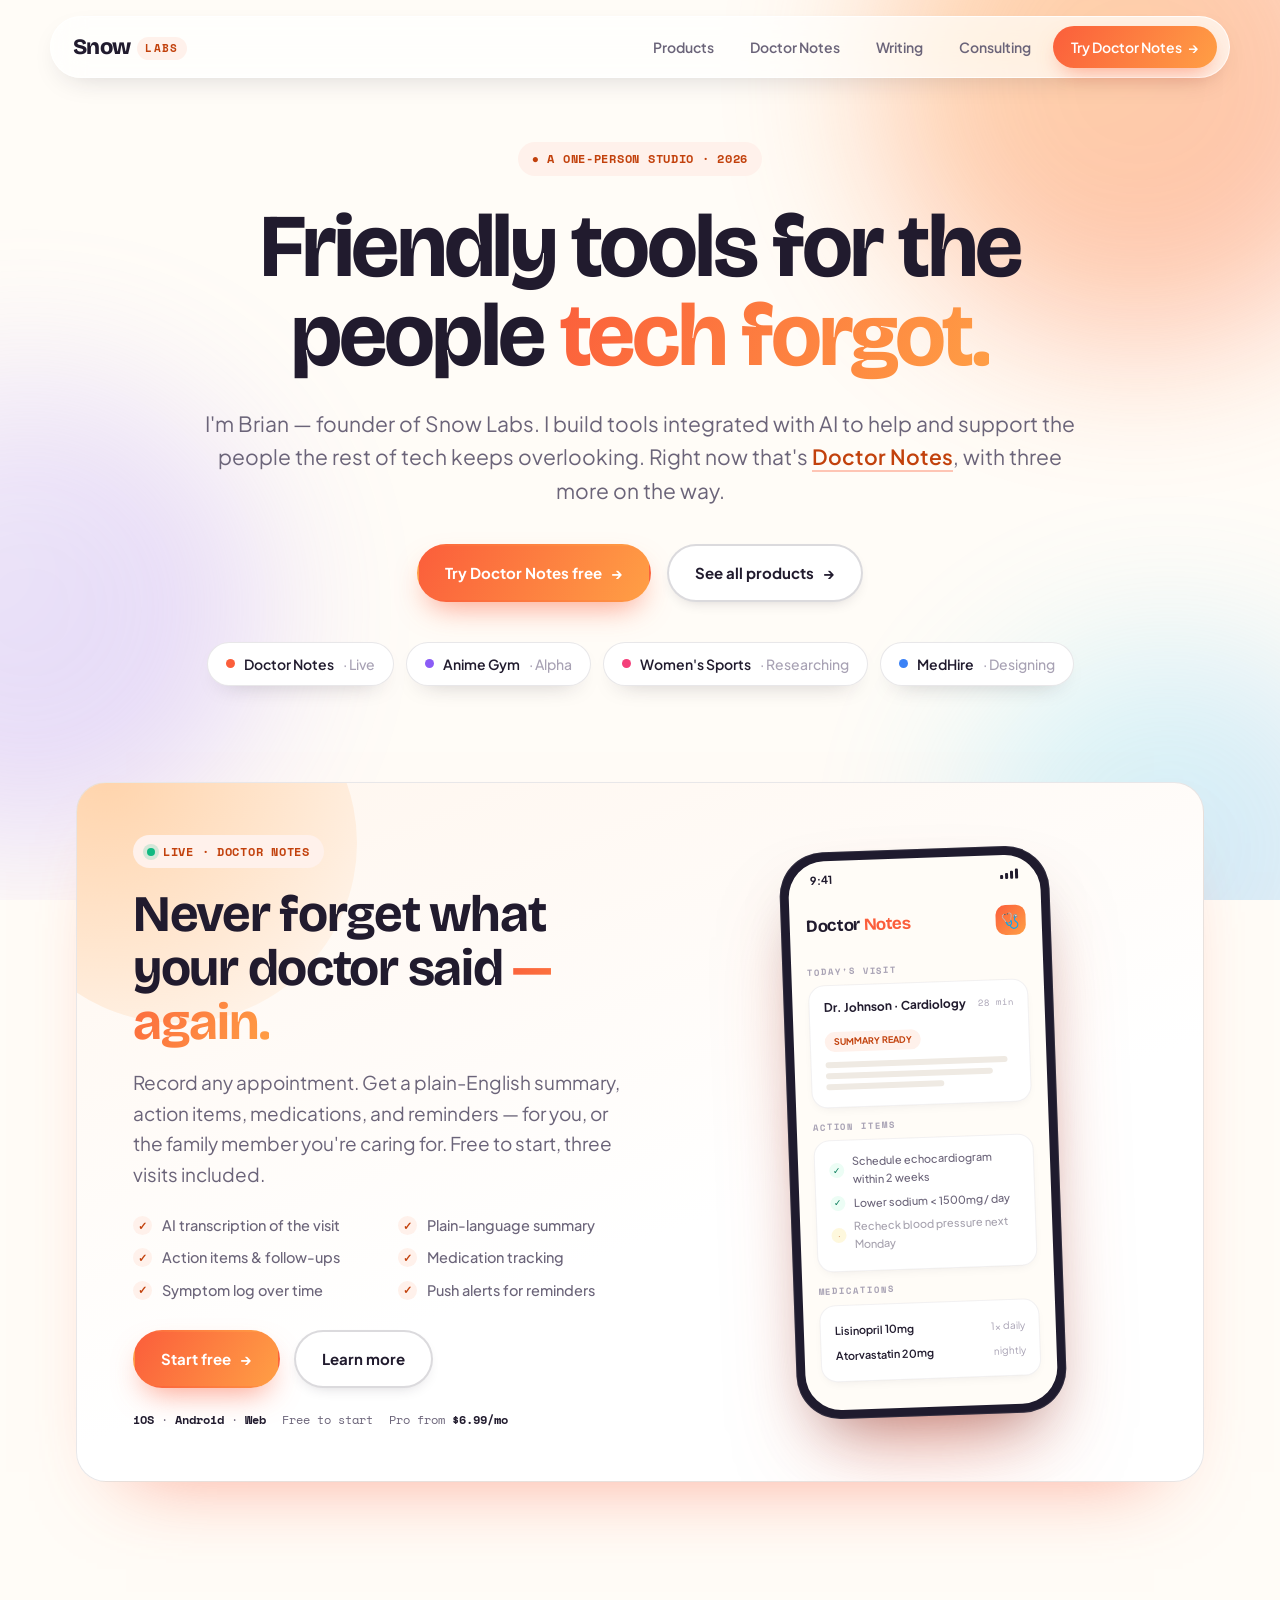
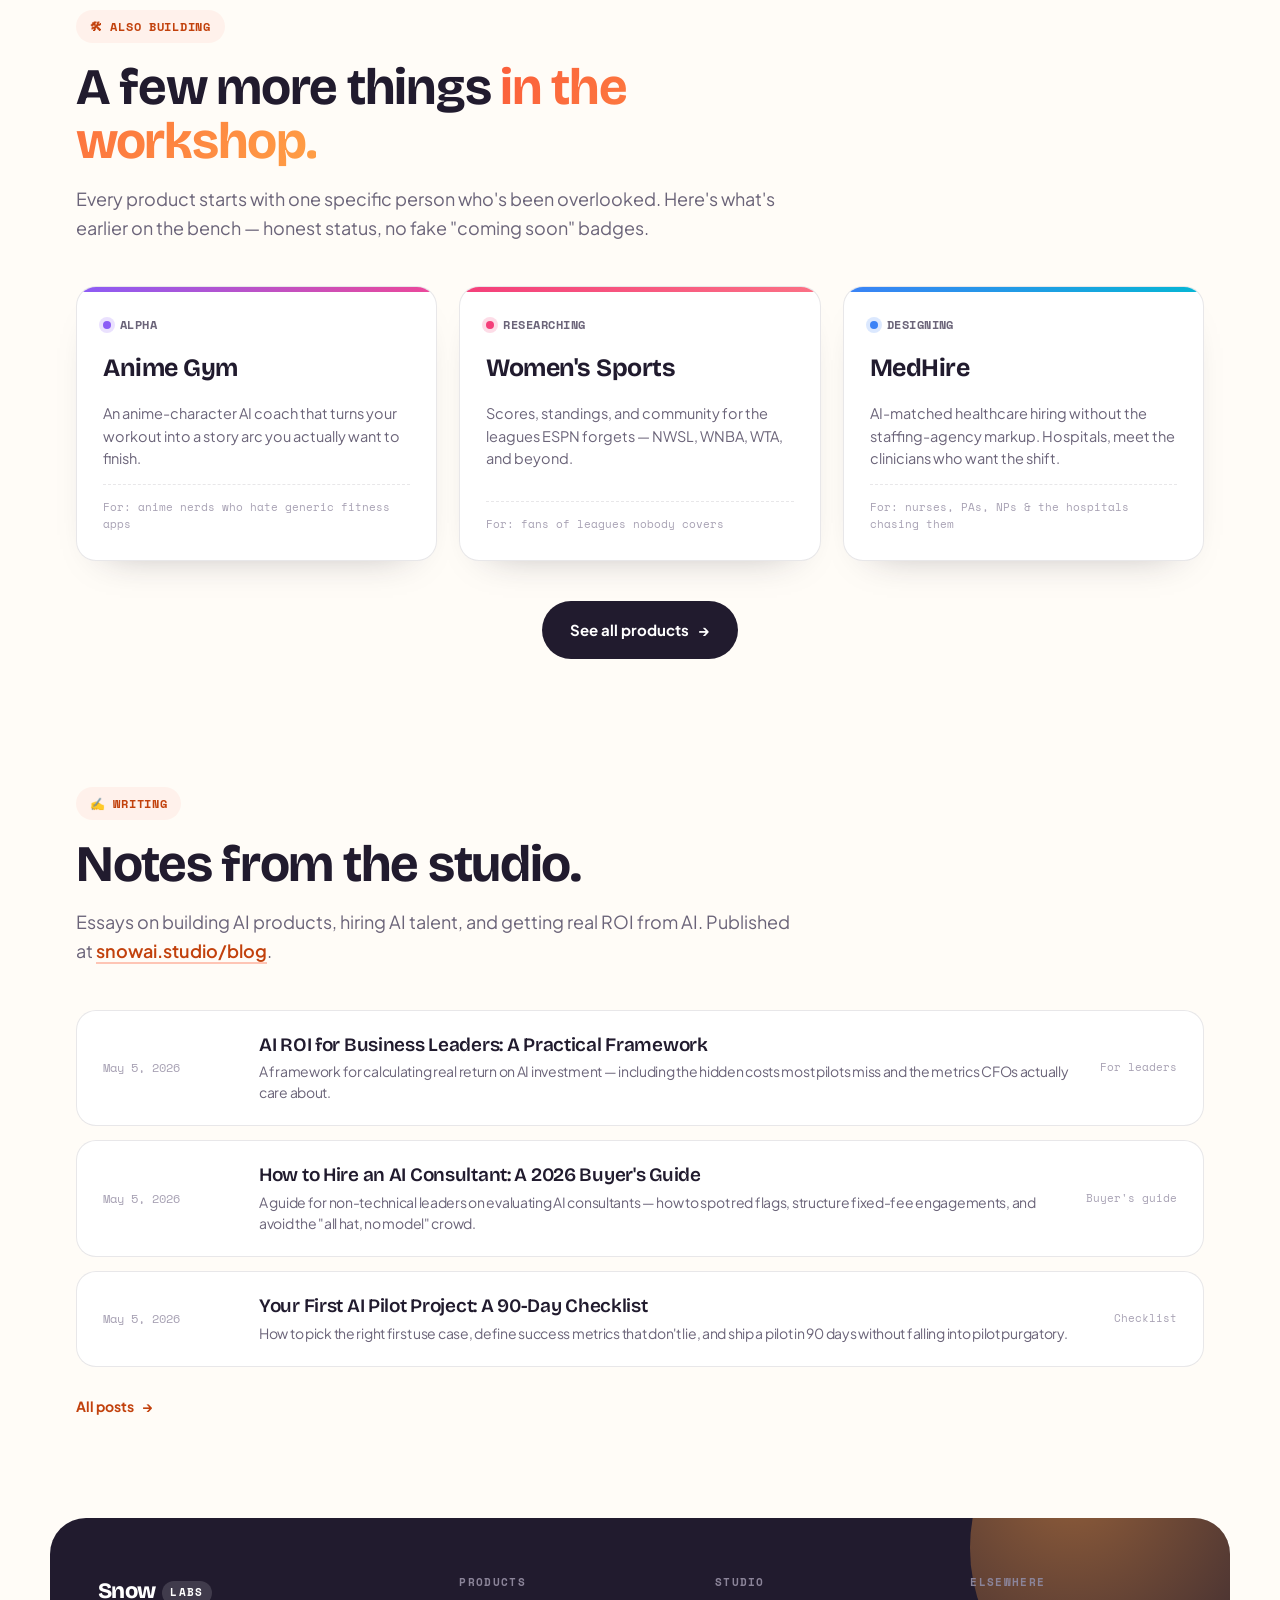
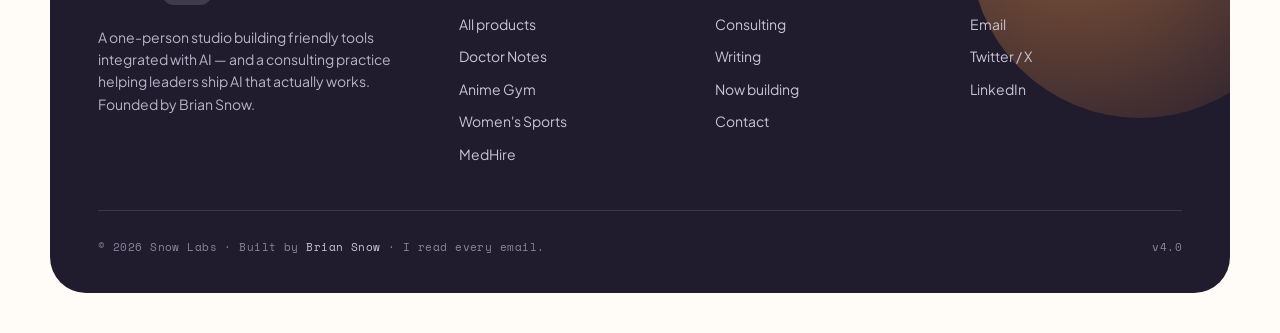
<file: index.html>
<!DOCTYPE html>
<html lang="en">
<head>
  <meta charset="UTF-8" />
  <meta name="viewport" content="width=device-width, initial-scale=1.0" />
  <title>Snow Labs — Tools integrated with AI</title>
  <meta name="description" content="Snow Labs is a one-person studio building friendly tools integrated with AI — for the people the rest of tech keeps forgetting. Founded by Brian Snow." />

  <link rel="preconnect" href="https://fonts.googleapis.com" />
  <link rel="preconnect" href="https://fonts.gstatic.com" crossorigin />
  <link href="https://fonts.googleapis.com/css2?family=Bricolage+Grotesque:opsz,wght@12..96,400;12..96,500;12..96,600;12..96,700;12..96,800&family=Plus+Jakarta+Sans:wght@400;500;600;700;800&family=Space+Mono:wght@400;700&display=swap" rel="stylesheet" />

  <link rel="stylesheet" href="/assets/site.css" />

  <style>
    /* ───── HERO ───── */
    .hero { padding: 64px 0 40px; text-align: center; }
    .hero .eyebrow { margin-bottom: 26px; }
    .hero h1 { margin: 0 auto 26px; max-width: 16ch; }
    .hero .lede { margin: 0 auto 36px; font-size: 21px; max-width: 60ch; text-align: center; }
    .hero-actions { display: flex; justify-content: center; gap: 16px; flex-wrap: wrap; }

    /* floating product chips under hero */
    .float-chips {
      display: flex; justify-content: center; flex-wrap: wrap; gap: 12px;
      margin-top: 40px;
    }
    .fchip {
      display: inline-flex; align-items: center; gap: 9px;
      background: var(--surface); border: 1px solid var(--line);
      border-radius: 999px; padding: 10px 18px;
      font-weight: 600; font-size: 14px; color: var(--ink);
      box-shadow: 0 10px 24px -16px rgba(33,27,46,0.4);
      transition: transform 0.18s, box-shadow 0.18s;
    }
    .fchip:hover { transform: translateY(-3px); box-shadow: 0 16px 30px -16px rgba(33,27,46,0.5); }
    .fchip .d { width: 9px; height: 9px; border-radius: 50%; }

    /* ───── DOCTOR NOTES FEATURE CARD ───── */
    .feature { padding: 56px 0 72px; }
    .feature-card {
      position: relative; overflow: hidden;
      border-radius: var(--r-lg);
      background: linear-gradient(160deg, #FFF6EE 0%, #FFFFFF 60%);
      border: 1px solid var(--line);
      box-shadow: 0 40px 80px -50px rgba(var(--accent-rgb), 0.6);
    }
    .feature-card::before {
      content: ''; position: absolute; top: -120px; left: -80px;
      width: 360px; height: 360px; border-radius: 50%;
      background: radial-gradient(circle at 30% 30%, rgba(255,159,69,0.4), rgba(251,94,59,0));
      pointer-events: none;
    }
    .feature-grid {
      display: grid; grid-template-columns: 1.05fr 0.95fr; gap: 56px;
      align-items: center; padding: 52px 52px 52px 56px; position: relative; z-index: 1;
    }
    .feature h2 { margin-bottom: 18px; }
    .feature .lede { margin-bottom: 26px; }
    .feature .eyebrow { margin-bottom: 20px; }
    .points { list-style: none; display: grid; grid-template-columns: 1fr 1fr; gap: 12px 24px; margin-bottom: 30px; }
    .points li { font-size: 14.5px; font-weight: 500; color: var(--ink-2); display: flex; align-items: flex-start; gap: 10px; line-height: 1.4; }
    .points li::before {
      content: '✓'; flex-shrink: 0; margin-top: 1px;
      width: 19px; height: 19px; border-radius: 50%; font-size: 11px; font-weight: 700;
      display: flex; align-items: center; justify-content: center;
      background: var(--accent-bg); color: var(--accent-ink);
    }
    .feature-actions { display: flex; align-items: center; gap: 14px; flex-wrap: wrap; }
    .feature-meta { margin-top: 22px; display: flex; gap: 16px; flex-wrap: wrap; font-family: var(--mono); font-size: 12px; color: var(--ink-2); }
    .feature-meta b { color: var(--ink); }

    /* phone */
    .phone-stage { display: flex; justify-content: center; align-items: center; position: relative; }
    .phone-stage::before {
      content: ''; position: absolute; width: 320px; height: 320px; border-radius: 50%;
      background: radial-gradient(circle, rgba(var(--accent-rgb),0.18) 0%, transparent 68%); pointer-events: none;
    }
    .phone {
      width: 270px; background: #1F1B2E; border-radius: 44px; padding: 9px;
      box-shadow: 0 50px 90px -34px rgba(var(--accent-rgb),0.5), 0 30px 60px -30px rgba(33,27,46,0.5), inset 0 0 0 1px rgba(255,255,255,0.08);
      position: relative; z-index: 1; transform: rotate(-2deg);
    }
    .phone-screen { background: #FFFCF7; border-radius: 36px; overflow: hidden; }
    .phone-statusbar { height: 38px; display: flex; align-items: center; justify-content: space-between; padding: 0 22px; font-size: 11px; font-weight: 700; color: var(--ink); }
    .phone-statusbar .bars { display: inline-flex; gap: 2px; align-items: flex-end; }
    .phone-statusbar .bar { width: 3px; background: var(--ink); border-radius: 1px; }
    .phone-statusbar .bar:nth-child(1){height:4px} .phone-statusbar .bar:nth-child(2){height:6px} .phone-statusbar .bar:nth-child(3){height:8px} .phone-statusbar .bar:nth-child(4){height:10px}
    .phone-app { padding: 8px 16px 20px; }
    .phone-app-head { display: flex; align-items: center; justify-content: space-between; padding: 4px 0 12px; }
    .phone-app-title { font-family: var(--serif); font-weight: 700; font-size: 17px; color: var(--ink); letter-spacing: -0.02em; }
    .phone-app-title span { color: var(--accent); }
    .phone-app-icon { width: 30px; height: 30px; border-radius: 10px; background: linear-gradient(135deg, var(--accent), var(--accent-2)); display: flex; align-items: center; justify-content: center; font-size: 15px; }
    .phone-label { font-family: var(--mono); font-size: 9px; font-weight: 700; letter-spacing: 0.1em; text-transform: uppercase; color: var(--ink-3); margin: 12px 0 6px; }
    .phone-card { background: #fff; border: 1px solid rgba(33,27,46,0.06); border-radius: 16px; padding: 12px 14px; margin-bottom: 8px; box-shadow: 0 4px 12px -6px rgba(33,27,46,0.1); }
    .phone-card-head { display: flex; align-items: center; justify-content: space-between; margin-bottom: 8px; }
    .phone-card-title { font-size: 12px; font-weight: 700; color: var(--ink); }
    .phone-card-time { font-family: var(--mono); font-size: 9px; color: var(--ink-3); }
    .phone-pill { display: inline-block; font-size: 9px; font-weight: 700; padding: 3px 9px; border-radius: 999px; text-transform: uppercase; background: var(--accent-bg); color: var(--accent-ink); }
    .phone-line { height: 6px; background: #EFEAE3; border-radius: 3px; margin-bottom: 5px; }
    .phone-action { display: flex; align-items: center; gap: 8px; font-size: 11px; color: var(--ink-2); margin-bottom: 6px; font-weight: 500; }
    .phone-check { width: 15px; height: 15px; border-radius: 50%; background: #ECFDF5; color: #047857; display: flex; align-items: center; justify-content: center; flex-shrink: 0; font-size: 9px; }
    .phone-med { display: flex; align-items: center; justify-content: space-between; font-size: 11px; font-weight: 600; color: var(--ink); padding: 4px 0; }
    .phone-med small { color: var(--ink-3); font-size: 10px; font-weight: 400; }

    /* ───── WORKSHOP ───── */
    .workshop { padding: 56px 0 72px; }
    .workshop-grid { display: grid; grid-template-columns: repeat(3, 1fr); gap: 22px; }
    .wcard {
      position: relative; overflow: hidden;
      background: var(--surface); border: 1px solid var(--line);
      border-radius: var(--r-md); padding: 28px 26px 26px;
      display: flex; flex-direction: column; gap: 14px;
      box-shadow: 0 18px 40px -30px rgba(33,27,46,0.4);
      transition: transform 0.2s, box-shadow 0.2s;
    }
    .wcard::before { content: ''; position: absolute; top: 0; left: 0; right: 0; height: 5px; background: linear-gradient(90deg, var(--accent), var(--accent-2)); }
    .wcard:hover { transform: translateY(-5px); box-shadow: 0 28px 50px -28px rgba(var(--accent-rgb),0.5); }
    .wcard h3 { font-family: var(--serif); font-weight: 700; font-size: 25px; letter-spacing: -0.02em; color: var(--ink); }
    .wcard p { font-size: 14.5px; color: var(--ink-2); line-height: 1.55; flex: 1; }
    .wcard-for { font-family: var(--mono); font-size: 11px; color: var(--ink-3); padding-top: 14px; border-top: 1px dashed var(--line); }
    .workshop-cta { margin-top: 40px; display: flex; justify-content: center; }

    /* ───── WRITING ───── */
    .writing { padding: 56px 0 72px; }
    .notes-list { display: grid; gap: 14px; }
    .note {
      display: grid; grid-template-columns: 130px 1fr auto; gap: 26px; align-items: center;
      background: var(--surface); border: 1px solid var(--line); border-radius: var(--r-md);
      padding: 22px 26px; transition: transform 0.18s, box-shadow 0.18s, border-color 0.18s;
    }
    .note:hover { transform: translateY(-3px); border-color: rgba(var(--accent-rgb),0.4); box-shadow: 0 20px 40px -28px rgba(var(--accent-rgb),0.5); }
    .note:hover .note-title { color: var(--accent-ink); }
    .note-date { font-family: var(--mono); font-size: 12px; color: var(--ink-3); }
    .note-title { font-family: var(--serif); font-weight: 600; font-size: 19px; letter-spacing: -0.015em; color: var(--ink); line-height: 1.25; transition: color 0.2s; }
    .note-title small { display: block; font-family: var(--sans); font-weight: 400; font-size: 14px; color: var(--ink-2); margin-top: 5px; line-height: 1.5; }
    .note-meta { font-family: var(--mono); font-size: 11px; color: var(--ink-3); white-space: nowrap; }
    .notes-more { margin-top: 28px; display: inline-flex; align-items: center; gap: 8px; font-weight: 700; font-size: 14px; color: var(--accent-ink); }

    /* ───── RESPONSIVE ───── */
    @media (max-width: 900px) {
      .feature-grid { grid-template-columns: 1fr; gap: 40px; padding: 38px 26px; }
      .feature-grid .phone-stage { order: -1; }
      .points { grid-template-columns: 1fr 1fr; }
      .workshop-grid { grid-template-columns: 1fr; }
    }
    @media (max-width: 580px) {
      .hero { padding: 44px 0 32px; }
      .points { grid-template-columns: 1fr; }
      .note { grid-template-columns: 1fr; gap: 8px; }
      .note-meta { order: 3; }
      .phone { transform: none; }
    }
  </style>
</head>
<body>

  <div class="blobs"><div class="blob blob-1"></div><div class="blob blob-2"></div><div class="blob blob-3"></div></div>

  <!-- ───────────── NAV ───────────── -->
  <nav>
    <div class="nav-inner">
      <a href="/" class="logo">Snow<span class="logo-mono">Labs</span></a>
      <div class="nav-links">
        <a href="/products">Products</a>
        <a href="#doctor-notes">Doctor Notes</a>
        <a href="#writing">Writing</a>
        <a href="https://snowai.studio/services/">Consulting</a>
        <a href="https://app.snowai.studio" class="nav-cta">Try Doctor Notes <span class="arr">→</span></a>
      </div>
    </div>
  </nav>

  <!-- ───────────── HERO ───────────── -->
  <section class="hero">
    <div class="wrap">
      <span class="eyebrow">● A one-person studio · 2026</span>
      <h1 class="h-display">Friendly tools for the people <em>tech forgot.</em></h1>
      <p class="lede">
        I'm Brian — founder of Snow Labs. I build tools integrated with AI to help and support the people the rest of tech keeps overlooking. Right now that's <a href="#doctor-notes" class="link-underline">Doctor Notes</a>, with three more on the way.
      </p>
      <div class="hero-actions">
        <a href="https://app.snowai.studio" class="btn btn-accent">Try Doctor Notes free <span class="arr">→</span></a>
        <a href="/products" class="btn btn-soft">See all products <span class="arr">→</span></a>
      </div>

      <div class="float-chips">
        <a href="#doctor-notes" class="fchip"><span class="d" style="background:#FB5E3B"></span>Doctor Notes <span style="color:var(--ink-3);font-weight:500">· Live</span></a>
        <a href="/products#anime-gym" class="fchip"><span class="d" style="background:#8B5CF6"></span>Anime Gym <span style="color:var(--ink-3);font-weight:500">· Alpha</span></a>
        <a href="/products#womens-sports" class="fchip"><span class="d" style="background:#F43F7A"></span>Women's Sports <span style="color:var(--ink-3);font-weight:500">· Researching</span></a>
        <a href="/products#medhire" class="fchip"><span class="d" style="background:#3B82F6"></span>MedHire <span style="color:var(--ink-3);font-weight:500">· Designing</span></a>
      </div>
    </div>
  </section>

  <!-- ───────────── DOCTOR NOTES FEATURE ───────────── -->
  <section id="doctor-notes" class="feature t-coral">
    <div class="wrap">
      <div class="feature-card reveal">
        <div class="feature-grid">

          <div>
            <span class="eyebrow"><span class="status"><span class="dot dot-live"></span></span>Live · Doctor Notes</span>
            <h2 class="h-section">Never forget what your doctor said <em>— again.</em></h2>
            <p class="lede">
              Record any appointment. Get a plain-English summary, action items, medications, and reminders — for you, or the family member you're caring for. Free to start, three visits included.
            </p>

            <ul class="points">
              <li>AI transcription of the visit</li>
              <li>Plain-language summary</li>
              <li>Action items &amp; follow-ups</li>
              <li>Medication tracking</li>
              <li>Symptom log over time</li>
              <li>Push alerts for reminders</li>
            </ul>

            <div class="feature-actions">
              <a href="https://app.snowai.studio" class="btn btn-accent">Start free <span class="arr">→</span></a>
              <a href="/products#doctor-notes" class="btn btn-soft">Learn more</a>
            </div>
            <div class="feature-meta">
              <span><b>iOS</b> · <b>Android</b> · <b>Web</b></span>
              <span>Free to start</span>
              <span>Pro from <b>$6.99/mo</b></span>
            </div>
          </div>

          <!-- ⚠ PLACEHOLDER: swap stylized phone for a real Doctor Notes screenshot. -->
          <div class="phone-stage">
            <div class="phone" aria-label="Doctor Notes app preview">
              <div class="phone-screen">
                <div class="phone-statusbar"><span>9:41</span><span class="bars"><span class="bar"></span><span class="bar"></span><span class="bar"></span><span class="bar"></span></span></div>
                <div class="phone-app">
                  <div class="phone-app-head"><div class="phone-app-title">Doctor <span>Notes</span></div><div class="phone-app-icon">🩺</div></div>
                  <div class="phone-label">Today's visit</div>
                  <div class="phone-card">
                    <div class="phone-card-head"><div class="phone-card-title">Dr. Johnson · Cardiology</div><div class="phone-card-time">28 min</div></div>
                    <span class="phone-pill">Summary ready</span>
                    <div class="phone-line" style="margin-top:10px;width:96%"></div><div class="phone-line" style="width:88%"></div><div class="phone-line" style="width:62%"></div>
                  </div>
                  <div class="phone-label">Action items</div>
                  <div class="phone-card">
                    <div class="phone-action"><div class="phone-check">✓</div>Schedule echocardiogram within 2 weeks</div>
                    <div class="phone-action"><div class="phone-check">✓</div>Lower sodium &lt; 1500mg / day</div>
                    <div class="phone-action" style="opacity:0.6"><div class="phone-check" style="background:#FEF3C7;color:#B45309">·</div>Recheck blood pressure next Monday</div>
                  </div>
                  <div class="phone-label">Medications</div>
                  <div class="phone-card">
                    <div class="phone-med">Lisinopril 10mg <small>1× daily</small></div>
                    <div class="phone-med">Atorvastatin 20mg <small>nightly</small></div>
                  </div>
                </div>
              </div>
            </div>
          </div>

        </div>
      </div>
    </div>
  </section>

  <!-- ───────────── WORKSHOP ───────────── -->
  <section id="building" class="workshop">
    <div class="wrap">
      <div class="section-head reveal">
        <span class="eyebrow">🛠 Also building</span>
        <h2 class="h-section">A few more things <em>in the workshop.</em></h2>
        <p>Every product starts with one specific person who's been overlooked. Here's what's earlier on the bench — honest status, no fake "coming soon" badges.</p>
      </div>

      <div class="workshop-grid">
        <a href="/products#anime-gym" class="wcard t-violet reveal">
          <div class="status"><span class="dot dot-alpha"></span>Alpha</div>
          <h3>Anime Gym</h3>
          <p>An anime-character AI coach that turns your workout into a story arc you actually want to finish.</p>
          <div class="wcard-for">For: anime nerds who hate generic fitness apps</div>
        </a>
        <a href="/products#womens-sports" class="wcard t-rose reveal">
          <div class="status"><span class="dot dot-research"></span>Researching</div>
          <h3>Women's Sports</h3>
          <p>Scores, standings, and community for the leagues ESPN forgets — NWSL, WNBA, WTA, and beyond.</p>
          <div class="wcard-for">For: fans of leagues nobody covers</div>
        </a>
        <a href="/products#medhire" class="wcard t-blue reveal">
          <div class="status"><span class="dot dot-design"></span>Designing</div>
          <h3>MedHire</h3>
          <p>AI-matched healthcare hiring without the staffing-agency markup. Hospitals, meet the clinicians who want the shift.</p>
          <div class="wcard-for">For: nurses, PAs, NPs &amp; the hospitals chasing them</div>
        </a>
      </div>

      <div class="workshop-cta reveal">
        <a href="/products" class="btn btn-dark">See all products <span class="arr">→</span></a>
      </div>
    </div>
  </section>

  <!-- ───────────── WRITING ───────────── -->
  <section id="writing" class="writing">
    <div class="wrap">
      <div class="section-head reveal">
        <span class="eyebrow">✍ Writing</span>
        <h2 class="h-section">Notes from the studio.</h2>
        <p>Essays on building AI products, hiring AI talent, and getting real ROI from AI. Published at <a href="https://snowai.studio/blog/" class="link-underline">snowai.studio/blog</a>.</p>
      </div>

      <div class="notes-list">
        <a href="https://snowai.studio/blog/ai-roi-for-business-leaders/" class="note reveal">
          <div class="note-date">May 5, 2026</div>
          <div class="note-title">AI ROI for Business Leaders: A Practical Framework
            <small>A framework for calculating real return on AI investment — including the hidden costs most pilots miss and the metrics CFOs actually care about.</small>
          </div>
          <div class="note-meta">For leaders</div>
        </a>
        <a href="https://snowai.studio/blog/how-to-hire-ai-consultant/" class="note reveal">
          <div class="note-date">May 5, 2026</div>
          <div class="note-title">How to Hire an AI Consultant: A 2026 Buyer's Guide
            <small>A guide for non-technical leaders on evaluating AI consultants — how to spot red flags, structure fixed-fee engagements, and avoid the "all hat, no model" crowd.</small>
          </div>
          <div class="note-meta">Buyer's guide</div>
        </a>
        <a href="https://snowai.studio/blog/ai-pilot-projects-checklist/" class="note reveal">
          <div class="note-date">May 5, 2026</div>
          <div class="note-title">Your First AI Pilot Project: A 90-Day Checklist
            <small>How to pick the right first use case, define success metrics that don't lie, and ship a pilot in 90 days without falling into pilot purgatory.</small>
          </div>
          <div class="note-meta">Checklist</div>
        </a>
      </div>

      <a href="https://snowai.studio/blog/" class="notes-more">All posts <span class="arr">→</span></a>
    </div>
  </section>

  <!-- ───────────── FOOTER ───────────── -->
  <footer>
    <div class="footer-inner">
      <div class="footer-grid">
        <div class="footer-brand">
          <a href="/" class="logo">Snow<span class="logo-mono">Labs</span></a>
          <p>A one-person studio building friendly tools integrated with AI — and a consulting practice helping leaders ship AI that actually works. Founded by Brian Snow.</p>
        </div>
        <div class="footer-col">
          <h4>Products</h4>
          <a href="/products">All products</a>
          <a href="https://app.snowai.studio">Doctor Notes</a>
          <a href="/products#anime-gym">Anime Gym</a>
          <a href="/products#womens-sports">Women's Sports</a>
          <a href="/products#medhire">MedHire</a>
        </div>
        <div class="footer-col">
          <h4>Studio</h4>
          <a href="https://snowai.studio/services/">Consulting</a>
          <a href="https://snowai.studio/blog/">Writing</a>
          <a href="/products">Now building</a>
          <a href="https://snowai.studio/contact/">Contact</a>
        </div>
        <div class="footer-col">
          <h4>Elsewhere</h4>
          <a href="mailto:hello@snowai.studio">Email</a>
          <a href="#">Twitter / X</a>
          <a href="#">LinkedIn</a>
        </div>
      </div>
      <div class="footer-bottom">
        <span>© 2026 Snow Labs · Built by <a href="mailto:hello@snowai.studio">Brian Snow</a> · I read every email.</span>
        <span>v4.0</span>
      </div>
    </div>
  </footer>

  <script>
    const io = new IntersectionObserver((entries) => {
      entries.forEach(e => { if (e.isIntersecting) { e.target.classList.add('in'); io.unobserve(e.target); } });
    }, { threshold: 0.08, rootMargin: '0px 0px -40px 0px' });
    document.querySelectorAll('.reveal').forEach(el => io.observe(el));
  </script>

</body>
</html>
</file>
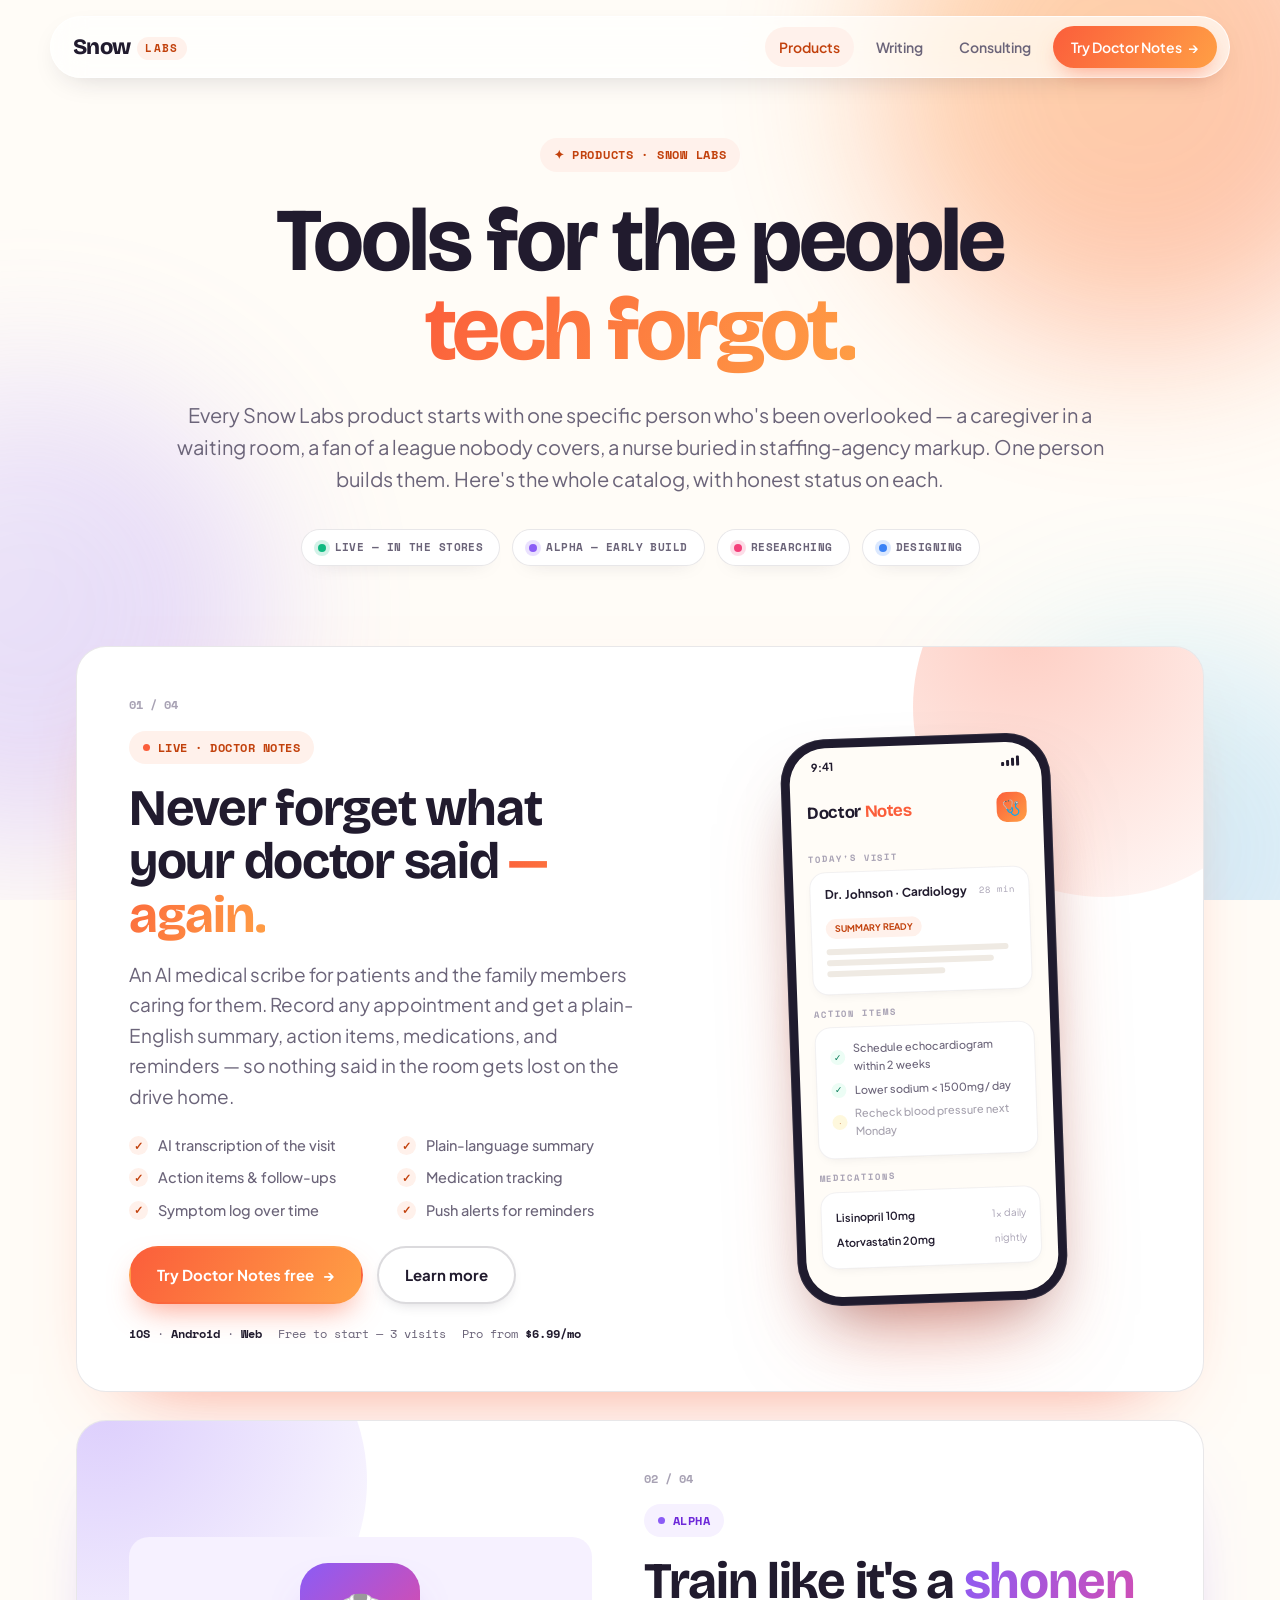
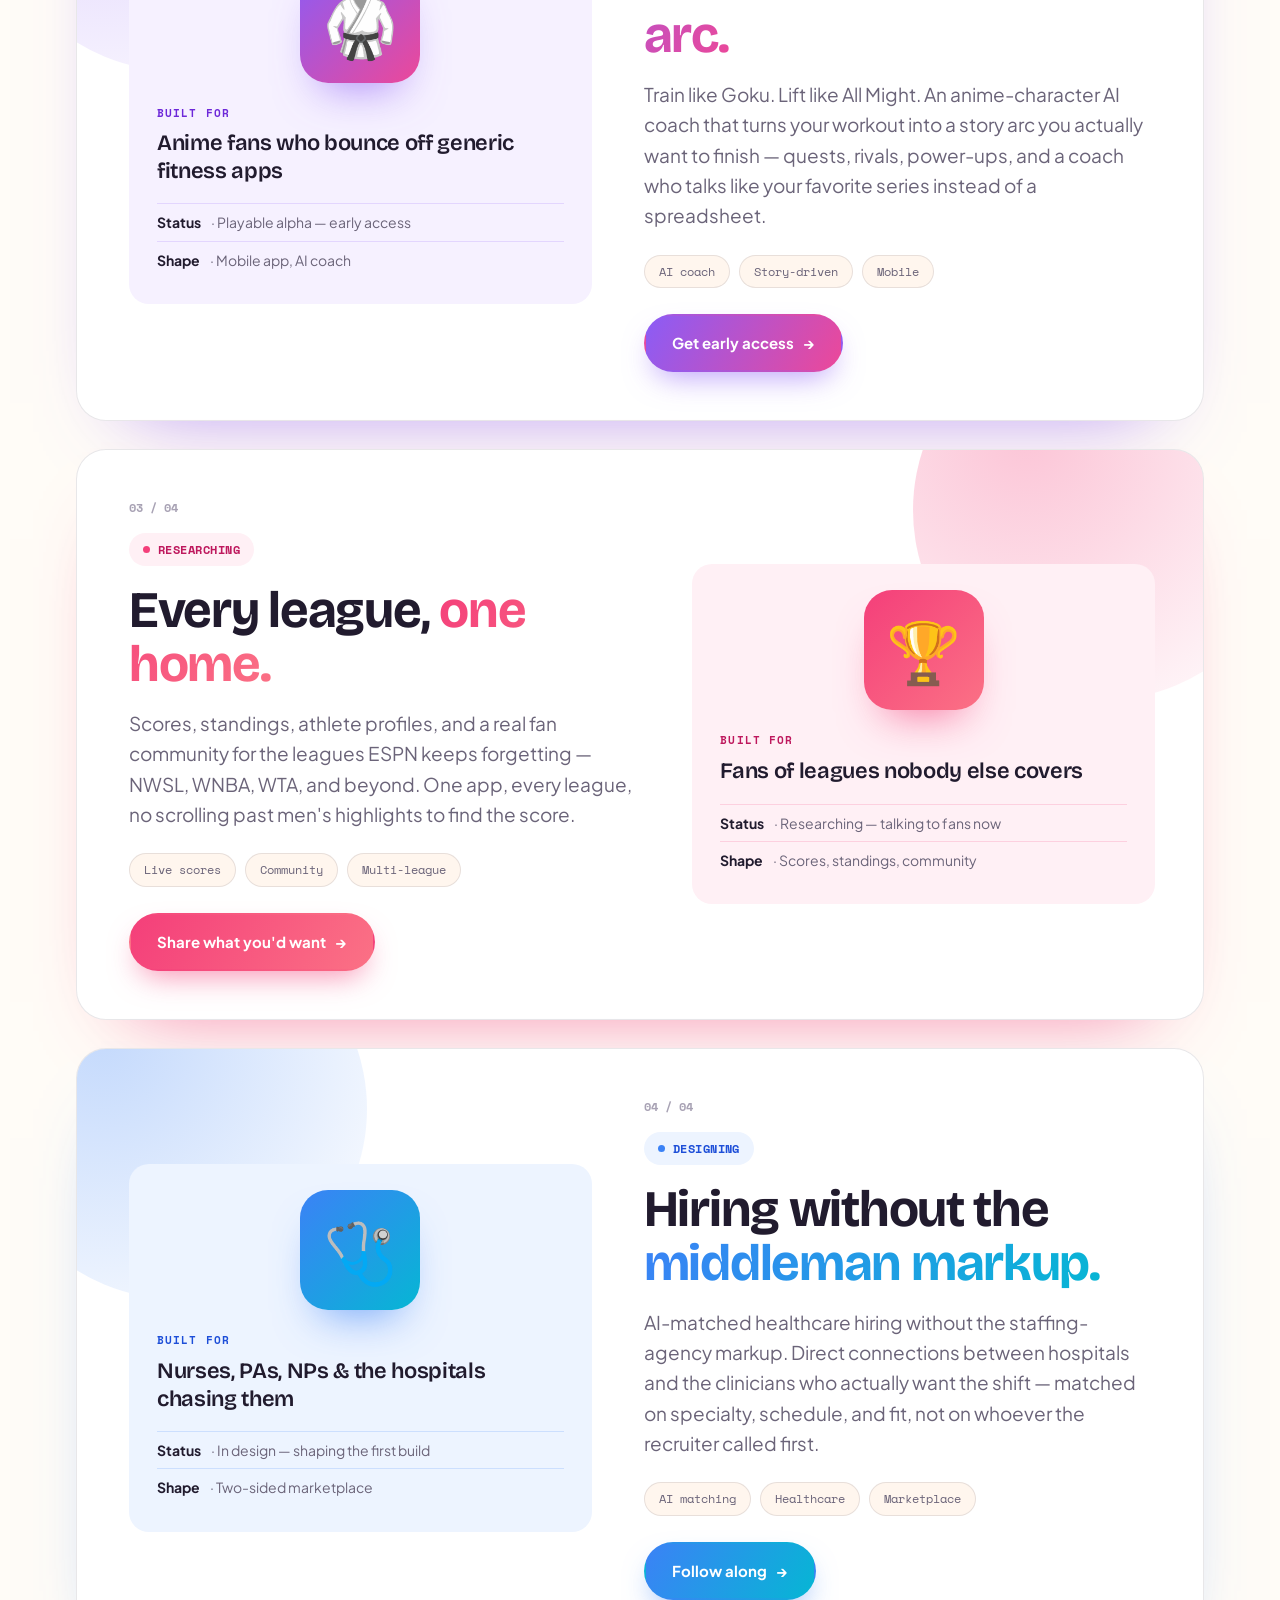
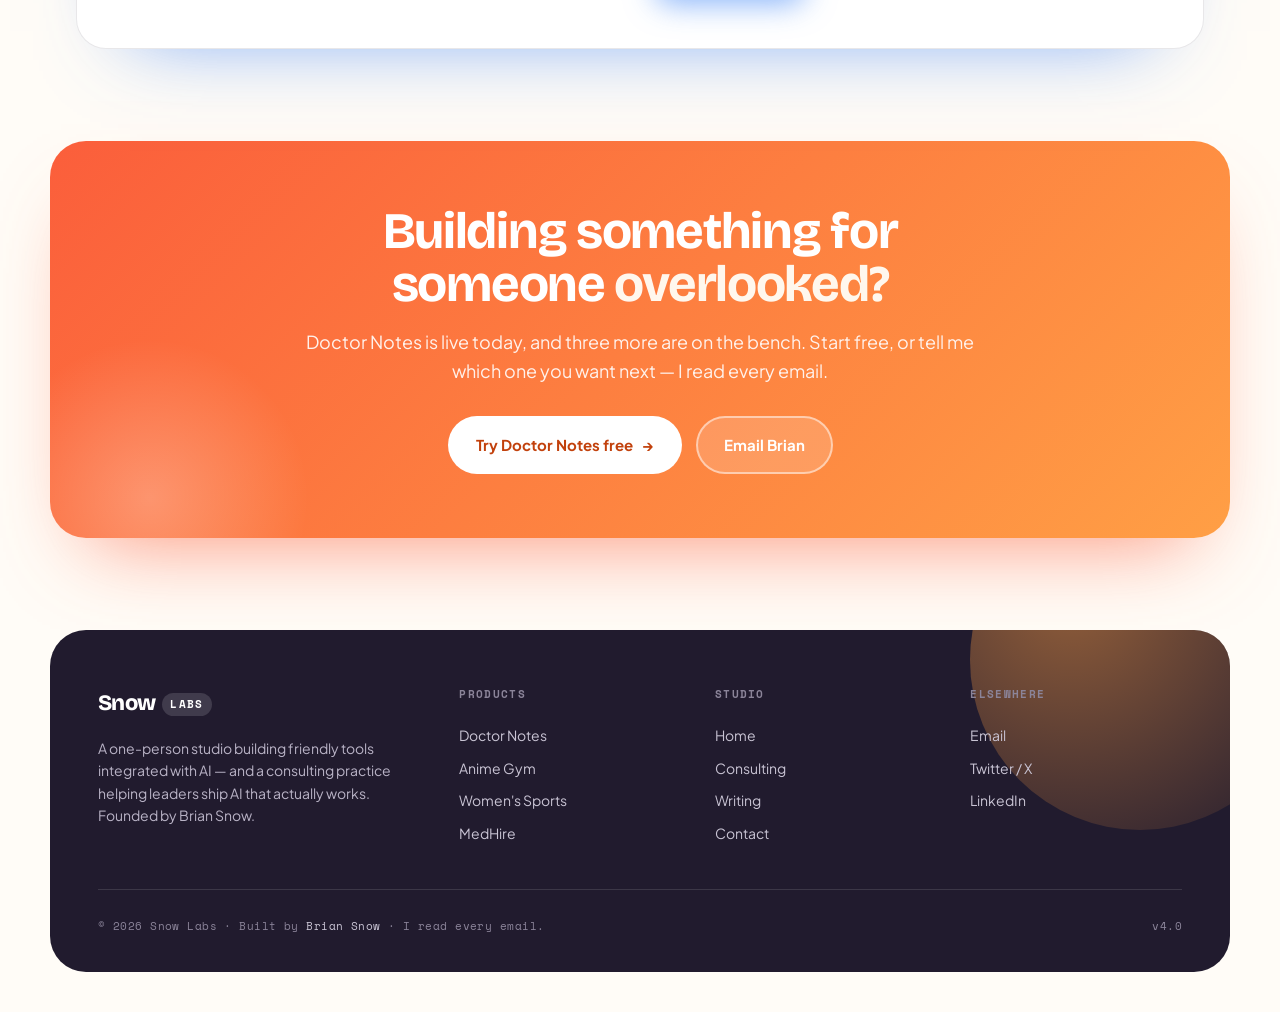
<file: products.html>
<!DOCTYPE html>
<html lang="en">
<head>
  <meta charset="UTF-8" />
  <meta name="viewport" content="width=device-width, initial-scale=1.0" />
  <title>Products — Snow Labs</title>
  <meta name="description" content="The Snow Labs catalog: Doctor Notes (live), Anime Gym, Women's Sports, and MedHire. Friendly tools integrated with AI, for the people the rest of tech keeps forgetting." />

  <link rel="preconnect" href="https://fonts.googleapis.com" />
  <link rel="preconnect" href="https://fonts.gstatic.com" crossorigin />
  <link href="https://fonts.googleapis.com/css2?family=Bricolage+Grotesque:opsz,wght@12..96,400;12..96,500;12..96,600;12..96,700;12..96,800&family=Plus+Jakarta+Sans:wght@400;500;600;700;800&family=Space+Mono:wght@400;700&display=swap" rel="stylesheet" />

  <link rel="stylesheet" href="/assets/site.css" />

  <style>
    /* ───── HERO ───── */
    .phero { padding: 60px 0 48px; text-align: center; }
    .phero .eyebrow { margin-bottom: 24px; }
    .phero h1 { margin: 0 auto 24px; max-width: 15ch; }
    .phero .lede { margin: 0 auto 34px; font-size: 20px; max-width: 62ch; text-align: center; }
    .legend { display: flex; flex-wrap: wrap; justify-content: center; gap: 12px; }
    .legend .status {
      background: var(--surface); border: 1px solid var(--line);
      border-radius: 999px; padding: 9px 16px; font-size: 11px;
      box-shadow: 0 8px 20px -16px rgba(33,27,46,0.4);
    }

    /* ───── PRODUCT CARDS ───── */
    .catalog { padding: 32px 0 64px; display: grid; gap: 28px; }

    .pcard {
      position: relative; overflow: hidden;
      border-radius: var(--r-lg);
      background: var(--surface);
      border: 1px solid var(--line);
      box-shadow: 0 36px 80px -54px rgba(var(--accent-rgb), 0.8);
    }
    .pcard-grid {
      display: grid; grid-template-columns: 1.05fr 0.95fr; gap: 52px;
      align-items: center; padding: 48px 48px 48px 52px; position: relative; z-index: 1;
    }
    .pcard.reverse .pcard-grid { grid-template-columns: 0.95fr 1.05fr; }
    .pcard.reverse .pcard-visual { order: -1; }
    .pcard::before {
      content: ''; position: absolute; top: -130px; right: -90px;
      width: 380px; height: 380px; border-radius: 50%;
      background: radial-gradient(circle at 30% 30%, rgba(var(--accent-rgb),0.30), rgba(var(--accent-rgb),0));
      pointer-events: none;
    }
    .pcard.reverse::before { right: auto; left: -90px; }

    .pcard-index { font-family: var(--mono); font-size: 12px; font-weight: 700; color: var(--ink-3); margin-bottom: 16px; }
    .pcard .badge { margin-bottom: 18px; }
    .pcard h2 { margin-bottom: 16px; }
    .pcard .lede { margin-bottom: 24px; max-width: 50ch; }
    .pcard-tags { display: flex; flex-wrap: wrap; gap: 9px; margin-bottom: 26px; }
    .pcard-actions { display: flex; align-items: center; gap: 14px; flex-wrap: wrap; }
    .pcard-meta { margin-top: 20px; display: flex; gap: 16px; flex-wrap: wrap; font-family: var(--mono); font-size: 12px; color: var(--ink-2); }
    .pcard-meta b { color: var(--ink); }

    /* "built for" callout for the non-featured products */
    .builtfor {
      background: var(--accent-bg);
      border-radius: var(--r-md);
      padding: 26px 28px;
      width: 100%;
    }
    .builtfor .k { font-family: var(--mono); font-size: 11px; font-weight: 700; letter-spacing: 0.1em; text-transform: uppercase; color: var(--accent-ink); margin-bottom: 8px; }
    .builtfor .v { font-family: var(--serif); font-weight: 600; font-size: 22px; line-height: 1.25; color: var(--ink); letter-spacing: -0.015em; margin-bottom: 18px; }
    .builtfor .row { display: flex; align-items: center; gap: 10px; font-size: 14px; color: var(--ink-2); padding: 7px 0; border-top: 1px solid rgba(var(--accent-rgb),0.18); }
    .builtfor .row b { color: var(--ink); font-weight: 700; }
    .builtfor .emoji {
      width: 120px; height: 120px; border-radius: 28px; margin: 0 auto 22px;
      display: flex; align-items: center; justify-content: center; font-size: 60px;
      background: linear-gradient(135deg, var(--accent), var(--accent-2));
      box-shadow: 0 24px 44px -20px rgba(var(--accent-rgb),0.7);
    }

    /* phone (Doctor Notes) — same as home */
    .phone-stage { display: flex; justify-content: center; align-items: center; position: relative; }
    .phone-stage::before { content: ''; position: absolute; width: 320px; height: 320px; border-radius: 50%; background: radial-gradient(circle, rgba(var(--accent-rgb),0.18) 0%, transparent 68%); pointer-events: none; }
    .phone { width: 270px; background: #1F1B2E; border-radius: 44px; padding: 9px; box-shadow: 0 50px 90px -34px rgba(var(--accent-rgb),0.5), 0 30px 60px -30px rgba(33,27,46,0.5), inset 0 0 0 1px rgba(255,255,255,0.08); position: relative; z-index: 1; transform: rotate(-2deg); }
    .phone-screen { background: #FFFCF7; border-radius: 36px; overflow: hidden; }
    .phone-statusbar { height: 38px; display: flex; align-items: center; justify-content: space-between; padding: 0 22px; font-size: 11px; font-weight: 700; color: var(--ink); }
    .phone-statusbar .bars { display: inline-flex; gap: 2px; align-items: flex-end; }
    .phone-statusbar .bar { width: 3px; background: var(--ink); border-radius: 1px; }
    .phone-statusbar .bar:nth-child(1){height:4px} .phone-statusbar .bar:nth-child(2){height:6px} .phone-statusbar .bar:nth-child(3){height:8px} .phone-statusbar .bar:nth-child(4){height:10px}
    .phone-app { padding: 8px 16px 20px; }
    .phone-app-head { display: flex; align-items: center; justify-content: space-between; padding: 4px 0 12px; }
    .phone-app-title { font-family: var(--serif); font-weight: 700; font-size: 17px; color: var(--ink); letter-spacing: -0.02em; }
    .phone-app-title span { color: var(--accent); }
    .phone-app-icon { width: 30px; height: 30px; border-radius: 10px; background: linear-gradient(135deg, var(--accent), var(--accent-2)); display: flex; align-items: center; justify-content: center; font-size: 15px; }
    .phone-label { font-family: var(--mono); font-size: 9px; font-weight: 700; letter-spacing: 0.1em; text-transform: uppercase; color: var(--ink-3); margin: 12px 0 6px; }
    .phone-card { background: #fff; border: 1px solid rgba(33,27,46,0.06); border-radius: 16px; padding: 12px 14px; margin-bottom: 8px; box-shadow: 0 4px 12px -6px rgba(33,27,46,0.1); }
    .phone-card-head { display: flex; align-items: center; justify-content: space-between; margin-bottom: 8px; }
    .phone-card-title { font-size: 12px; font-weight: 700; color: var(--ink); }
    .phone-card-time { font-family: var(--mono); font-size: 9px; color: var(--ink-3); }
    .phone-pill { display: inline-block; font-size: 9px; font-weight: 700; padding: 3px 9px; border-radius: 999px; text-transform: uppercase; background: var(--accent-bg); color: var(--accent-ink); }
    .phone-line { height: 6px; background: #EFEAE3; border-radius: 3px; margin-bottom: 5px; }
    .phone-action { display: flex; align-items: center; gap: 8px; font-size: 11px; color: var(--ink-2); margin-bottom: 6px; font-weight: 500; }
    .phone-check { width: 15px; height: 15px; border-radius: 50%; background: #ECFDF5; color: #047857; display: flex; align-items: center; justify-content: center; flex-shrink: 0; font-size: 9px; }
    .phone-med { display: flex; align-items: center; justify-content: space-between; font-size: 11px; font-weight: 600; color: var(--ink); padding: 4px 0; }
    .phone-med small { color: var(--ink-3); font-size: 10px; font-weight: 400; }

    .points { list-style: none; display: grid; grid-template-columns: 1fr 1fr; gap: 12px 24px; margin-bottom: 26px; }
    .points li { font-size: 14.5px; font-weight: 500; color: var(--ink-2); display: flex; align-items: flex-start; gap: 10px; line-height: 1.4; }
    .points li::before { content: '✓'; flex-shrink: 0; margin-top: 1px; width: 19px; height: 19px; border-radius: 50%; font-size: 11px; font-weight: 700; display: flex; align-items: center; justify-content: center; background: var(--accent-bg); color: var(--accent-ink); }

    /* ───── CLOSING CTA ───── */
    .cta { padding: 28px var(--pad) 64px; }
    .cta-card {
      max-width: var(--max); margin: 0 auto; text-align: center;
      border-radius: 36px; padding: 64px 40px; position: relative; overflow: hidden;
      background: linear-gradient(135deg, #FB5E3B, #FF9F45);
      box-shadow: 0 40px 80px -40px rgba(251,94,59,0.7);
    }
    .cta-card::after {
      content: ''; position: absolute; bottom: -120px; left: -60px; width: 320px; height: 320px;
      border-radius: 50%; background: radial-gradient(circle, rgba(255,255,255,0.25), transparent 70%); pointer-events: none;
    }
    .cta-card h2 { color: #fff; margin: 0 auto 16px; max-width: 20ch; position: relative; z-index: 1; }
    .cta-card h2 em { color: #FFF7ED; -webkit-text-fill-color: #FFF7ED; }
    .cta-card p { color: #FFF1EB; font-size: 18px; max-width: 52ch; margin: 0 auto 30px; position: relative; z-index: 1; }
    .cta-actions { display: flex; justify-content: center; gap: 14px; flex-wrap: wrap; position: relative; z-index: 1; }
    .cta-actions .btn-white { background: #fff; color: var(--accent-ink); }
    .cta-actions .btn-white:hover { transform: translateY(-2px); box-shadow: 0 16px 30px -12px rgba(0,0,0,0.35); }
    .cta-actions .btn-clear { background: rgba(255,255,255,0.16); color: #fff; border-color: rgba(255,255,255,0.5); }
    .cta-actions .btn-clear:hover { background: rgba(255,255,255,0.26); }

    /* ───── RESPONSIVE ───── */
    @media (max-width: 900px) {
      .pcard-grid, .pcard.reverse .pcard-grid { grid-template-columns: 1fr; gap: 36px; padding: 36px 26px; }
      .pcard .pcard-visual, .pcard.reverse .pcard-visual { order: -1; }
      .points { grid-template-columns: 1fr 1fr; }
    }
    @media (max-width: 580px) {
      .points { grid-template-columns: 1fr; }
      .phone { transform: none; }
      .cta-card { padding: 48px 24px; border-radius: 28px; }
    }
  </style>
</head>
<body>

  <div class="blobs"><div class="blob blob-1"></div><div class="blob blob-2"></div><div class="blob blob-3"></div></div>

  <!-- ───────────── NAV ───────────── -->
  <nav>
    <div class="nav-inner">
      <a href="/" class="logo">Snow<span class="logo-mono">Labs</span></a>
      <div class="nav-links">
        <a href="/products" class="active">Products</a>
        <a href="/#writing">Writing</a>
        <a href="https://snowai.studio/services/">Consulting</a>
        <a href="https://app.snowai.studio" class="nav-cta">Try Doctor Notes <span class="arr">→</span></a>
      </div>
    </div>
  </nav>

  <!-- ───────────── HERO ───────────── -->
  <section class="phero">
    <div class="wrap">
      <span class="eyebrow">✦ Products · Snow Labs</span>
      <h1 class="h-display">Tools for the people <em>tech forgot.</em></h1>
      <p class="lede">
        Every Snow Labs product starts with one specific person who's been overlooked — a caregiver in a waiting room, a fan of a league nobody covers, a nurse buried in staffing-agency markup. One person builds them. Here's the whole catalog, with honest status on each.
      </p>
      <div class="legend">
        <div class="status"><span class="dot dot-live"></span>Live — in the stores</div>
        <div class="status"><span class="dot dot-alpha"></span>Alpha — early build</div>
        <div class="status"><span class="dot dot-research"></span>Researching</div>
        <div class="status"><span class="dot dot-design"></span>Designing</div>
      </div>
    </div>
  </section>

  <!-- ───────────── CATALOG ───────────── -->
  <div class="wrap">
    <div class="catalog">

      <!-- 01 · Doctor Notes -->
      <section id="doctor-notes" class="pcard t-coral reveal">
        <div class="pcard-grid">
          <div>
            <div class="pcard-index">01 / 04</div>
            <span class="badge"><span class="dot"></span>Live · Doctor Notes</span>
            <h2 class="h-section">Never forget what your doctor said <em>— again.</em></h2>
            <p class="lede">An AI medical scribe for patients and the family members caring for them. Record any appointment and get a plain-English summary, action items, medications, and reminders — so nothing said in the room gets lost on the drive home.</p>
            <ul class="points">
              <li>AI transcription of the visit</li>
              <li>Plain-language summary</li>
              <li>Action items &amp; follow-ups</li>
              <li>Medication tracking</li>
              <li>Symptom log over time</li>
              <li>Push alerts for reminders</li>
            </ul>
            <div class="pcard-actions">
              <a href="https://app.snowai.studio" class="btn btn-accent">Try Doctor Notes free <span class="arr">→</span></a>
              <a href="https://doctornotes.snowai.studio" class="btn btn-soft">Learn more</a>
            </div>
            <div class="pcard-meta">
              <span><b>iOS</b> · <b>Android</b> · <b>Web</b></span>
              <span>Free to start — 3 visits</span>
              <span>Pro from <b>$6.99/mo</b></span>
            </div>
          </div>

          <!-- ⚠ PLACEHOLDER: swap stylized phone for a real Doctor Notes screenshot. -->
          <div class="pcard-visual phone-stage">
            <div class="phone" aria-label="Doctor Notes app preview">
              <div class="phone-screen">
                <div class="phone-statusbar"><span>9:41</span><span class="bars"><span class="bar"></span><span class="bar"></span><span class="bar"></span><span class="bar"></span></span></div>
                <div class="phone-app">
                  <div class="phone-app-head"><div class="phone-app-title">Doctor <span>Notes</span></div><div class="phone-app-icon">🩺</div></div>
                  <div class="phone-label">Today's visit</div>
                  <div class="phone-card">
                    <div class="phone-card-head"><div class="phone-card-title">Dr. Johnson · Cardiology</div><div class="phone-card-time">28 min</div></div>
                    <span class="phone-pill">Summary ready</span>
                    <div class="phone-line" style="margin-top:10px;width:96%"></div><div class="phone-line" style="width:88%"></div><div class="phone-line" style="width:62%"></div>
                  </div>
                  <div class="phone-label">Action items</div>
                  <div class="phone-card">
                    <div class="phone-action"><div class="phone-check">✓</div>Schedule echocardiogram within 2 weeks</div>
                    <div class="phone-action"><div class="phone-check">✓</div>Lower sodium &lt; 1500mg / day</div>
                    <div class="phone-action" style="opacity:0.6"><div class="phone-check" style="background:#FEF3C7;color:#B45309">·</div>Recheck blood pressure next Monday</div>
                  </div>
                  <div class="phone-label">Medications</div>
                  <div class="phone-card">
                    <div class="phone-med">Lisinopril 10mg <small>1× daily</small></div>
                    <div class="phone-med">Atorvastatin 20mg <small>nightly</small></div>
                  </div>
                </div>
              </div>
            </div>
          </div>
        </div>
      </section>

      <!-- 02 · Anime Gym -->
      <section id="anime-gym" class="pcard t-violet reverse reveal">
        <div class="pcard-grid">
          <div>
            <div class="pcard-index">02 / 04</div>
            <span class="badge"><span class="dot"></span>Alpha</span>
            <h2 class="h-section">Train like it's a <em>shonen arc.</em></h2>
            <p class="lede">Train like Goku. Lift like All Might. An anime-character AI coach that turns your workout into a story arc you actually want to finish — quests, rivals, power-ups, and a coach who talks like your favorite series instead of a spreadsheet.</p>
            <div class="pcard-tags">
              <span class="chip">AI coach</span><span class="chip">Story-driven</span><span class="chip">Mobile</span>
            </div>
            <div class="pcard-actions">
              <a href="mailto:hello@snowai.studio?subject=Anime%20Gym%20early%20access" class="btn btn-accent">Get early access <span class="arr">→</span></a>
            </div>
          </div>
          <div class="pcard-visual">
            <div class="builtfor">
              <div class="emoji">🥋</div>
              <div class="k">Built for</div>
              <div class="v">Anime fans who bounce off generic fitness apps</div>
              <div class="row"><b>Status</b> · Playable alpha — early access</div>
              <div class="row"><b>Shape</b> · Mobile app, AI coach</div>
            </div>
          </div>
        </div>
      </section>

      <!-- 03 · Women's Sports -->
      <section id="womens-sports" class="pcard t-rose reveal">
        <div class="pcard-grid">
          <div>
            <div class="pcard-index">03 / 04</div>
            <span class="badge"><span class="dot"></span>Researching</span>
            <h2 class="h-section">Every league, <em>one home.</em></h2>
            <p class="lede">Scores, standings, athlete profiles, and a real fan community for the leagues ESPN keeps forgetting — NWSL, WNBA, WTA, and beyond. One app, every league, no scrolling past men's highlights to find the score.</p>
            <div class="pcard-tags">
              <span class="chip">Live scores</span><span class="chip">Community</span><span class="chip">Multi-league</span>
            </div>
            <div class="pcard-actions">
              <a href="mailto:hello@snowai.studio?subject=Women%27s%20Sports%20app" class="btn btn-accent">Share what you'd want <span class="arr">→</span></a>
            </div>
          </div>
          <div class="pcard-visual">
            <div class="builtfor">
              <div class="emoji">🏆</div>
              <div class="k">Built for</div>
              <div class="v">Fans of leagues nobody else covers</div>
              <div class="row"><b>Status</b> · Researching — talking to fans now</div>
              <div class="row"><b>Shape</b> · Scores, standings, community</div>
            </div>
          </div>
        </div>
      </section>

      <!-- 04 · MedHire -->
      <section id="medhire" class="pcard t-blue reverse reveal">
        <div class="pcard-grid">
          <div>
            <div class="pcard-index">04 / 04</div>
            <span class="badge"><span class="dot"></span>Designing</span>
            <h2 class="h-section">Hiring without the <em>middleman markup.</em></h2>
            <p class="lede">AI-matched healthcare hiring without the staffing-agency markup. Direct connections between hospitals and the clinicians who actually want the shift — matched on specialty, schedule, and fit, not on whoever the recruiter called first.</p>
            <div class="pcard-tags">
              <span class="chip">AI matching</span><span class="chip">Healthcare</span><span class="chip">Marketplace</span>
            </div>
            <div class="pcard-actions">
              <a href="mailto:hello@snowai.studio?subject=MedHire" class="btn btn-accent">Follow along <span class="arr">→</span></a>
            </div>
          </div>
          <div class="pcard-visual">
            <div class="builtfor">
              <div class="emoji">🩺</div>
              <div class="k">Built for</div>
              <div class="v">Nurses, PAs, NPs &amp; the hospitals chasing them</div>
              <div class="row"><b>Status</b> · In design — shaping the first build</div>
              <div class="row"><b>Shape</b> · Two-sided marketplace</div>
            </div>
          </div>
        </div>
      </section>

    </div>
  </div>

  <!-- ───────────── CLOSING CTA ───────────── -->
  <section class="cta">
    <div class="cta-card reveal">
      <h2 class="h-section">Building something for someone <em>overlooked?</em></h2>
      <p>Doctor Notes is live today, and three more are on the bench. Start free, or tell me which one you want next — I read every email.</p>
      <div class="cta-actions">
        <a href="https://app.snowai.studio" class="btn btn-white">Try Doctor Notes free <span class="arr">→</span></a>
        <a href="mailto:hello@snowai.studio" class="btn btn-clear">Email Brian</a>
      </div>
    </div>
  </section>

  <!-- ───────────── FOOTER ───────────── -->
  <footer>
    <div class="footer-inner">
      <div class="footer-grid">
        <div class="footer-brand">
          <a href="/" class="logo">Snow<span class="logo-mono">Labs</span></a>
          <p>A one-person studio building friendly tools integrated with AI — and a consulting practice helping leaders ship AI that actually works. Founded by Brian Snow.</p>
        </div>
        <div class="footer-col">
          <h4>Products</h4>
          <a href="https://app.snowai.studio">Doctor Notes</a>
          <a href="#anime-gym">Anime Gym</a>
          <a href="#womens-sports">Women's Sports</a>
          <a href="#medhire">MedHire</a>
        </div>
        <div class="footer-col">
          <h4>Studio</h4>
          <a href="/">Home</a>
          <a href="https://snowai.studio/services/">Consulting</a>
          <a href="https://snowai.studio/blog/">Writing</a>
          <a href="https://snowai.studio/contact/">Contact</a>
        </div>
        <div class="footer-col">
          <h4>Elsewhere</h4>
          <a href="mailto:hello@snowai.studio">Email</a>
          <a href="#">Twitter / X</a>
          <a href="#">LinkedIn</a>
        </div>
      </div>
      <div class="footer-bottom">
        <span>© 2026 Snow Labs · Built by <a href="mailto:hello@snowai.studio">Brian Snow</a> · I read every email.</span>
        <span>v4.0</span>
      </div>
    </div>
  </footer>

  <script>
    const io = new IntersectionObserver((entries) => {
      entries.forEach(e => { if (e.isIntersecting) { e.target.classList.add('in'); io.unobserve(e.target); } });
    }, { threshold: 0.08, rootMargin: '0px 0px -40px 0px' });
    document.querySelectorAll('.reveal').forEach(el => io.observe(el));
  </script>

</body>
</html>
</file>
<file: assets/site.css>
/* ============================================================
   Snow Labs — shared design system  ·  "Vivid & Playful"
   Soft rounded shapes, gradient accents, a color per product,
   friendly type. Used by index.html + products.html.
   Page-specific styles stay inline per page.
   ============================================================ */

*, *::before, *::after { box-sizing: border-box; margin: 0; padding: 0; }

:root {
  /* surfaces */
  --bg:        #FFFCF7;   /* warm cream */
  --bg-2:      #FFF6EE;
  --surface:   #FFFFFF;

  /* ink */
  --ink:       #211B2E;   /* warm plum-black */
  --ink-2:     #6B6479;
  --ink-3:     #A8A2B4;
  --line:      rgba(33,27,46,0.10);
  --line-2:    rgba(33,27,46,0.16);

  /* default accent = Doctor Notes coral (brand). Themes override. */
  --accent:     #FB5E3B;
  --accent-2:   #FF9F45;
  --accent-ink: #C2410C;
  --accent-bg:  #FFF1EB;
  --accent-rgb: 251, 94, 59;

  --serif:  'Bricolage Grotesque', 'Fraunces', Georgia, serif;
  --sans:   'Plus Jakarta Sans', -apple-system, BlinkMacSystemFont, 'Segoe UI', sans-serif;
  --mono:   'Space Mono', ui-monospace, 'SF Mono', Menlo, monospace;

  --max:    1180px;
  --pad:    26px;
  --r-lg:   30px;
  --r-md:   20px;
  --r-sm:   14px;
}

/* ── per-product color themes (set on a wrapper / card) ── */
.t-coral  { --accent:#FB5E3B; --accent-2:#FF9F45; --accent-ink:#C2410C; --accent-bg:#FFF1EB; --accent-rgb:251,94,59; }
.t-violet { --accent:#8B5CF6; --accent-2:#EC4899; --accent-ink:#6D28D9; --accent-bg:#F6F1FF; --accent-rgb:139,92,246; }
.t-rose   { --accent:#F43F7A; --accent-2:#FB7185; --accent-ink:#BE185D; --accent-bg:#FFF0F5; --accent-rgb:244,63,122; }
.t-blue   { --accent:#3B82F6; --accent-2:#06B6D4; --accent-ink:#1D4ED8; --accent-bg:#EDF4FF; --accent-rgb:59,130,246; }

html { scroll-behavior: smooth; }

body {
  font-family: var(--sans);
  background: var(--bg);
  color: var(--ink);
  line-height: 1.6;
  -webkit-font-smoothing: antialiased;
  -moz-osx-font-smoothing: grayscale;
  overflow-x: hidden;
}

/* floating gradient blobs — the playful backdrop */
.blobs { position: fixed; inset: 0; z-index: 0; overflow: hidden; pointer-events: none; }
.blob {
  position: absolute; border-radius: 50%;
  filter: blur(80px); opacity: 0.42;
}
.blob-1 { width: 520px; height: 520px; top: -180px; right: -120px; background: radial-gradient(circle at 30% 30%, #FF9F45, #FB5E3B); }
.blob-2 { width: 460px; height: 460px; top: 380px; left: -200px;  background: radial-gradient(circle at 30% 30%, #C4B5FD, #8B5CF6); opacity: 0.28; }
.blob-3 { width: 420px; height: 420px; bottom: -160px; right: -100px; background: radial-gradient(circle at 30% 30%, #67E8F9, #3B82F6); opacity: 0.24; }

a { color: inherit; text-decoration: none; }
img { display: block; max-width: 100%; }
button { font: inherit; cursor: pointer; }

.wrap { max-width: var(--max); margin: 0 auto; padding: 0 var(--pad); position: relative; z-index: 2; }

/* ───── TYPE ───── */
.h-display {
  font-family: var(--serif);
  font-weight: 700;
  font-size: clamp(46px, 7vw, 92px);
  line-height: 1.0;
  letter-spacing: -0.03em;
  color: var(--ink);
}
.h-section {
  font-family: var(--serif);
  font-weight: 700;
  font-size: clamp(32px, 4vw, 52px);
  line-height: 1.05;
  letter-spacing: -0.025em;
  color: var(--ink);
}
.h-card {
  font-family: var(--serif);
  font-weight: 600;
  font-size: 24px;
  line-height: 1.15;
  letter-spacing: -0.015em;
  color: var(--ink);
}

/* gradient highlight word */
.h-display em, .h-section em, .grad {
  font-style: normal;
  background: linear-gradient(120deg, var(--accent), var(--accent-2));
  -webkit-background-clip: text;
  background-clip: text;
  color: transparent;
}

.eyebrow {
  display: inline-flex;
  align-items: center;
  gap: 8px;
  font-family: var(--mono);
  font-size: 12px;
  font-weight: 700;
  letter-spacing: 0.06em;
  text-transform: uppercase;
  color: var(--accent-ink);
  background: var(--accent-bg);
  padding: 7px 14px;
  border-radius: 999px;
}

.lede {
  font-size: 19px;
  line-height: 1.6;
  color: var(--ink-2);
  max-width: 56ch;
}

.link-underline {
  color: var(--accent-ink);
  font-weight: 600;
  border-bottom: 2px solid rgba(var(--accent-rgb), 0.35);
  transition: border-color 0.18s;
}
.link-underline:hover { border-color: var(--accent); }

/* ───── NAV (floating pill) ───── */
nav { position: sticky; top: 16px; z-index: 50; margin-top: 16px; }
.nav-inner {
  max-width: var(--max);
  margin: 0 auto;
  padding: 9px 12px 9px 22px;
  display: flex;
  align-items: center;
  justify-content: space-between;
  background: rgba(255,255,255,0.72);
  border: 1px solid rgba(255,255,255,0.8);
  backdrop-filter: saturate(160%) blur(16px);
  -webkit-backdrop-filter: saturate(160%) blur(16px);
  border-radius: 999px;
  box-shadow: 0 10px 30px -14px rgba(33,27,46,0.22);
}
@media (min-width: 1232px) { .nav-inner { margin: 0 auto; } }

.logo {
  display: inline-flex; align-items: baseline; gap: 7px;
  font-family: var(--serif); font-weight: 800; font-size: 22px;
  letter-spacing: -0.03em; color: var(--ink);
}
.logo-mono {
  font-family: var(--mono); font-size: 11px; font-weight: 700;
  letter-spacing: 0.12em; text-transform: uppercase; color: var(--accent-ink);
  background: var(--accent-bg); padding: 3px 8px; border-radius: 999px;
  transform: translateY(-2px);
}

.nav-links { display: flex; align-items: center; gap: 8px; }
.nav-links a {
  font-size: 14px; font-weight: 600; color: var(--ink-2);
  padding: 9px 14px; border-radius: 999px; transition: background 0.18s, color 0.18s;
}
.nav-links a:hover { color: var(--ink); background: rgba(33,27,46,0.05); }
.nav-links a.active { color: var(--accent-ink); background: var(--accent-bg); }

.nav-cta {
  display: inline-flex; align-items: center; gap: 6px;
  padding: 10px 18px !important; color: #fff !important;
  background: linear-gradient(120deg, var(--accent), var(--accent-2));
  border-radius: 999px; font-size: 13px; font-weight: 700;
  box-shadow: 0 10px 22px -8px rgba(var(--accent-rgb), 0.55);
  transition: transform 0.18s, box-shadow 0.18s;
}
.nav-cta:hover { transform: translateY(-1px); box-shadow: 0 14px 26px -8px rgba(var(--accent-rgb), 0.7); background: linear-gradient(120deg, var(--accent), var(--accent-2)); }

/* ───── BUTTONS ───── */
.btn {
  display: inline-flex; align-items: center; gap: 9px;
  padding: 15px 26px; border-radius: 999px;
  font-size: 15px; font-weight: 700; white-space: nowrap;
  border: 2px solid transparent;
  transition: transform 0.18s, box-shadow 0.18s, background 0.18s, border-color 0.18s, color 0.18s;
}
.btn-accent {
  background: linear-gradient(120deg, var(--accent), var(--accent-2));
  color: #fff;
  box-shadow: 0 14px 30px -10px rgba(var(--accent-rgb), 0.6);
}
.btn-accent:hover { transform: translateY(-2px); box-shadow: 0 18px 36px -10px rgba(var(--accent-rgb), 0.75); }

.btn-dark { background: var(--ink); color: #fff; }
.btn-dark:hover { transform: translateY(-2px); box-shadow: 0 16px 30px -12px rgba(33,27,46,0.5); }

.btn-soft {
  background: var(--surface); color: var(--ink);
  border-color: var(--line-2);
  box-shadow: 0 6px 16px -10px rgba(33,27,46,0.3);
}
.btn-soft:hover { transform: translateY(-2px); border-color: var(--accent); color: var(--accent-ink); }

.btn .arr { transition: transform 0.18s; }
.btn:hover .arr { transform: translateX(3px); }

/* ───── CHIPS + BADGES ───── */
.chip {
  font-family: var(--mono); font-size: 12px; font-weight: 400;
  color: var(--ink-2); background: var(--bg-2);
  border: 1px solid var(--line); border-radius: 999px; padding: 6px 14px;
}

.badge {
  display: inline-flex; align-items: center; gap: 8px;
  font-family: var(--mono); font-size: 12px; font-weight: 700;
  letter-spacing: 0.04em; text-transform: uppercase;
  color: var(--accent-ink); background: var(--accent-bg);
  border-radius: 999px; padding: 7px 14px; width: fit-content;
}
.badge .dot {
  width: 7px; height: 7px; border-radius: 50%;
  background: var(--accent); flex-shrink: 0;
}

/* status pills (catalog legend / rows) */
.status {
  display: inline-flex; align-items: center; gap: 9px;
  font-family: var(--mono); font-size: 12px; font-weight: 700;
  letter-spacing: 0.04em; text-transform: uppercase; color: var(--ink-2);
  width: fit-content;
}
.status .dot { width: 8px; height: 8px; border-radius: 50%; flex-shrink: 0; }
.dot-live     { background: #10B981; box-shadow: 0 0 0 4px rgba(16,185,129,0.18); animation: livepulse 2.4s ease-in-out infinite; }
.dot-alpha    { background: #8B5CF6; box-shadow: 0 0 0 4px rgba(139,92,246,0.18); }
.dot-research { background: #F43F7A; box-shadow: 0 0 0 4px rgba(244,63,122,0.18); }
.dot-design   { background: #3B82F6; box-shadow: 0 0 0 4px rgba(59,130,246,0.18); }

@keyframes livepulse {
  0%, 100% { box-shadow: 0 0 0 4px rgba(16,185,129,0.20); }
  50%      { box-shadow: 0 0 0 8px rgba(16,185,129,0.05); }
}

/* ───── SECTION HEAD ───── */
.section-head { max-width: 60ch; margin-bottom: 44px; }
.section-head .eyebrow { margin-bottom: 18px; }
.section-head h2 { margin-bottom: 16px; }
.section-head p { color: var(--ink-2); font-size: 18px; }

/* ───── FOOTER ───── */
footer { position: relative; z-index: 2; padding: 28px var(--pad) 40px; }
.footer-inner {
  max-width: var(--max); margin: 0 auto;
  background: var(--ink);
  border-radius: 36px;
  padding: 56px 48px 36px;
  color: #EDE9F2;
  position: relative;
  overflow: hidden;
}
.footer-inner::before {
  content: ''; position: absolute; width: 340px; height: 340px;
  top: -140px; right: -80px; border-radius: 50%;
  background: radial-gradient(circle at 30% 30%, rgba(255,159,69,0.5), rgba(251,94,59,0));
  pointer-events: none;
}
.footer-grid {
  display: grid; grid-template-columns: 1.5fr 1fr 1fr 1fr;
  gap: 44px; padding-bottom: 40px;
  border-bottom: 1px solid rgba(255,255,255,0.12);
  position: relative; z-index: 1;
}
.footer-brand .logo { color: #fff; }
.footer-brand .logo-mono { background: rgba(255,255,255,0.14); color: #fff; }
.footer-brand p { margin-top: 16px; font-size: 14px; color: #B9B3C6; max-width: 34ch; line-height: 1.6; }
.footer-col h4 {
  font-family: var(--mono); font-size: 11px; font-weight: 700;
  letter-spacing: 0.12em; text-transform: uppercase; color: #8B8499; margin-bottom: 16px;
}
.footer-col a { display: block; font-size: 14px; color: #C9C4D4; padding: 5px 0; transition: color 0.18s; }
.footer-col a:hover { color: #fff; }
.footer-bottom {
  position: relative; z-index: 1;
  padding-top: 28px; display: flex; justify-content: space-between; align-items: center;
  flex-wrap: wrap; gap: 14px;
  font-family: var(--mono); font-size: 11px; letter-spacing: 0.04em; color: #8B8499;
}
.footer-bottom a { color: #C9C4D4; }
.footer-bottom a:hover { color: #fff; }

/* ───── REVEAL ───── */
.reveal { opacity: 0; transform: translateY(24px); transition: opacity 0.7s ease, transform 0.7s ease; }
.reveal.in { opacity: 1; transform: translateY(0); }
@media (prefers-reduced-motion: reduce) {
  .reveal { opacity: 1; transform: none; transition: none; }
  .dot-live { animation: none; }
  .blob { display: none; }
}

/* ───── RESPONSIVE (shared chrome) ───── */
@media (max-width: 900px) {
  .footer-grid { grid-template-columns: 1fr 1fr; gap: 36px 28px; }
  .footer-brand { grid-column: 1 / -1; }
  .footer-inner { padding: 44px 30px 30px; border-radius: 28px; }
}
@media (max-width: 580px) {
  :root { --pad: 18px; }
  .nav-links a:not(.nav-cta) { display: none; }
  .nav-links { gap: 6px; }
}
</file>
